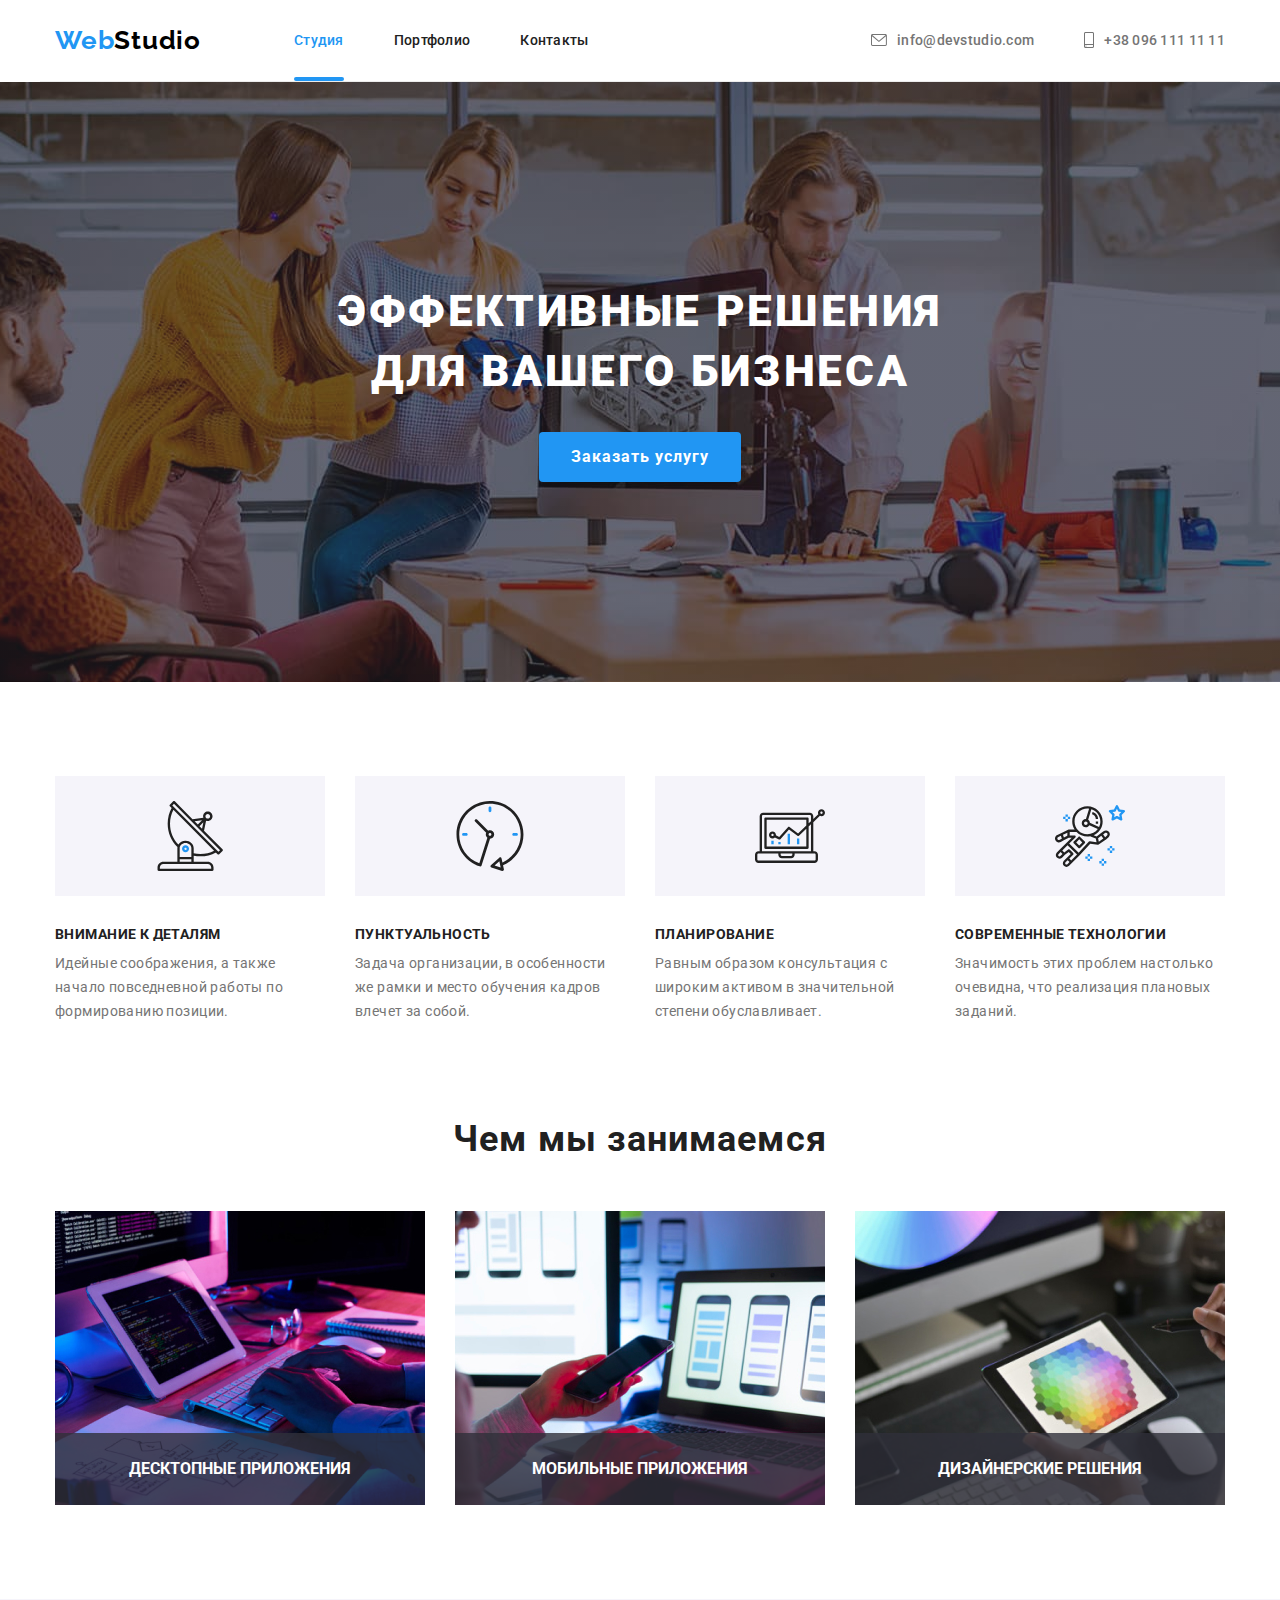
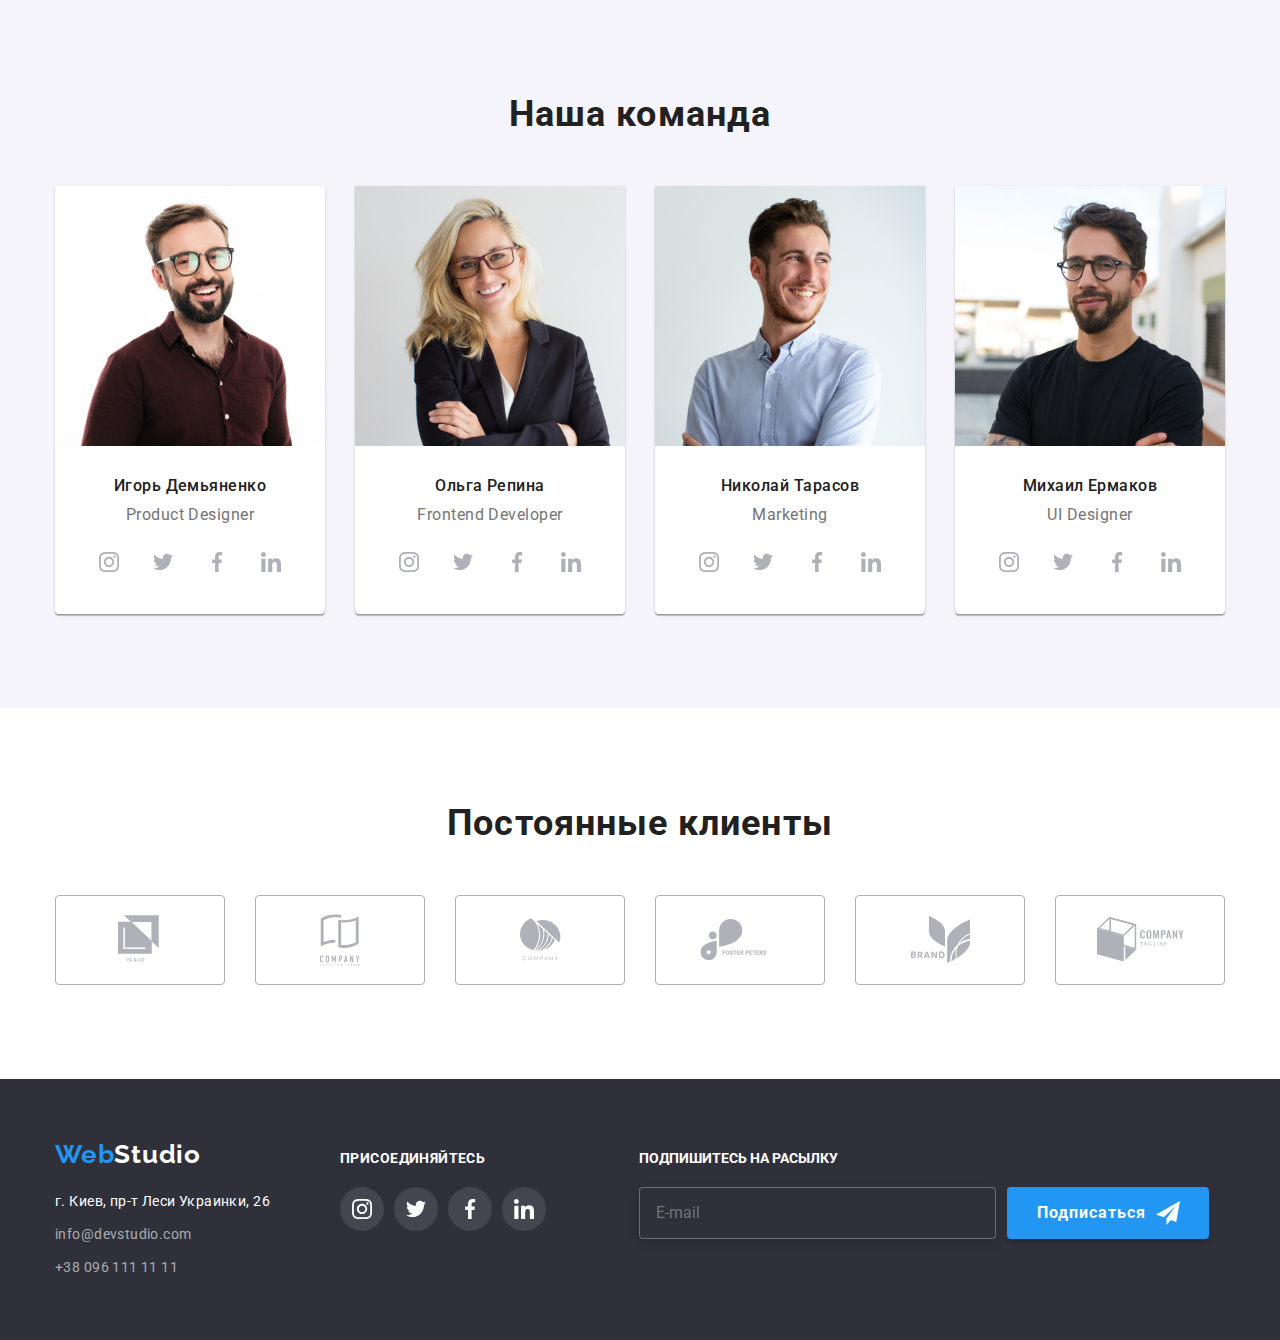
<file: index.html>
<!DOCTYPE html>
<html lang="ru">
  <head>
    <meta charset="UTF-8" />
    <meta name="viewport" content="width=device-width, initial-scale=1.0" />
    <title>WebStudio</title>
    <link rel="preconnect" href="https://fonts.gstatic.com" />
    <link
      href="https://fonts.googleapis.com/css2?family=Raleway:wght@700&family=Roboto:wght@400;500;700;900&display=swap"
      rel="stylesheet"
    />
    <link rel="stylesheet" href="./css/modern-normalize.css" />
    <link rel="stylesheet" href="./css/styles.css" />
  </head>
  <body>
    <!--header-container-->
    <header>
      <!--CONTAINER-->
      <div class="container header">
        <nav class="header-nav">
          <a href="./index.html" class="logo">
            Web<span class="logo-style">Studio</span>
          </a>

          <ul class="nav-list">
            <li class="nav-links">
              <a href="./index.html" class="nav-items current">Студия</a>
            </li>
            <li class="nav-links">
              <a href="./portfolio.html" class="nav-items">Портфолио</a>
            </li>
            <li class="nav-links">
              <a href="" class="nav-items">Контакты</a>
            </li>
          </ul>
        </nav>
        <div class="contacts-list-header">
          <ul class="contacts-list">
            <li>
              <a href="mailto:info@devstudio.com" class="nav-contacts">
                <svg class="contact-icon" width="16px" height="12px">
                  <use href="./images/sprite.svg#icon-envelope"></use>
                </svg>
                info@devstudio.com
              </a>
            </li>
            <li>
              <a href="tel:+380961111111" class="nav-contacts">
                <svg class="contact-icon" width="10px" height="16px">
                  <use href="./images/sprite.svg#icon-smartphone"></use>
                </svg>
                +38 096 111 11 11
              </a>
            </li>
          </ul>
        </div>
      </div>
    </header>
    <!--main-container-->
    <main>
      <!--hero-->
      <section class="hero">
        <!--CONTANER-->
        <div class="container-hero">
          <h1 class="hero-title">
            Эффективные решения <br />
            для вашего бизнеса
          </h1>
          <button class="hero-button" data-modal-open>Заказать услугу</button>
        </div>
      </section>
      <!--Приемущества-->
      <section class="features-section">
        <!--CONTAINER-->
        <div class="container">
          <h2 class="visually-hidden">Приемущества</h2>
          <ul class="features">
            <li class="features-item">
              <div class="features-image">
                <svg width="70px" height="70px">
                  <use href="./images/sprite.svg#icon-antena1"></use>
                </svg>
              </div>
              <h3 class="features-title">Внимание к деталям</h3>
              <p class="features-text">
                Идейные соображения, а также начало повседневной работы по
                формированию позиции.
              </p>
            </li>
            <li class="features-item">
              <div class="features-image">
                <svg width="70px" height="70px">
                  <use href="./images/sprite.svg#icon-clock1"></use>
                </svg>
              </div>
              <h3 class="features-title">Пунктуальность</h3>
              <p class="features-text">
                Задача организации, в особенности же рамки и место обучения
                кадров влечет за собой.
              </p>
            </li>
            <li class="features-item">
              <div class="features-image">
                <svg width="70px" height="70px">
                  <use href="./images/sprite.svg#icon-diagram1"></use>
                </svg>
              </div>
              <h3 class="features-title">Планирование</h3>
              <p class="features-text">
                Равным образом консультация с широким активом в значительной
                степени обуславливает.
              </p>
            </li>
            <li class="features-item">
              <div class="features-image">
                <svg width="70px" height="70px">
                  <use href="./images/sprite.svg#icon-astronaut1"></use>
                </svg>
              </div>
              <h3 class="features-title">Современные технологии</h3>
              <p class="features-text">
                Значимость этих проблем настолько очевидна, что реализация
                плановых заданий.
              </p>
            </li>
          </ul>
        </div>
      </section>
      <!--Чем мы занимаемся-->
      <section class="activity-section">
        <!--CONTAINER-->
        <div class="container">
          <h2 class="activity">Чем мы занимаемся</h2>
          <ul class="activity-images">
            <li class="activity-item">
              <img
                src="./images/box-1.jpg"
                alt="Мужчина набирает текст на компьютере"
                width="370"
              />
              <p class="activity-title">Десктопные приложения</p>
            </li>
            <li class="activity-item">
              <img
                src="./images/box-2.jpg"
                alt="Мобильный телефон в руках у девушки"
                width="370"
              />
              <p class="activity-title">Мобильные приложения</p>
            </li>
            <li class="activity-item">
              <img
                src="./images/box-3.jpg"
                alt="Планшет со стилусом в руках"
                width="370"
              />
              <p class="activity-title">Дизайнерские решения</p>
            </li>
          </ul>
        </div>
      </section>
      <!--Наша команда-->
      <section class="team-section">
        <!--CONTAINER-->
        <div class="container">
          <h2 class="team-header">Наша команда</h2>
          <ul class="team-list">
            <li class="team-item">
              <img
                src="./images/igor-demjanenko.jpg"
                alt="Игорь Демьяненко"
                width="270"
              />
              <h3 class="team-names">Игорь Демьяненко</h3>
              <p class="team-positions">Product Designer</p>
              <ul class="social-list">
                <li class="list-icons">
                  <a href="instagram" class="team-links">
                    <svg class="team-icon" width="20px" height="20px">
                      <use href="./images/sprite.svg#icon-instagram"></use>
                    </svg>
                  </a>
                </li>

                <li class="list-icons">
                  <a href="twitter" class="team-links">
                    <svg class="team-icon" width="20px" height="20px">
                      <use href="./images/sprite.svg#icon-twitter"></use>
                    </svg>
                  </a>
                </li>

                <li class="list-icons">
                  <a href="facebook" class="team-links">
                    <svg class="team-icon" width="20px" height="20px">
                      <use href="./images/sprite.svg#icon-facebook"></use>
                    </svg>
                  </a>
                </li>

                <li class="list-icons">
                  <a href="linkedin" class="team-links">
                    <svg class="team-icon" width="20px" height="20px">
                      <use href="./images/sprite.svg#icon-linkedin"></use>
                    </svg>
                  </a>
                </li>
              </ul>
            </li>
            <li class="team-item">
              <img
                src="./images/olga-repina.jpg"
                alt="Ольга Репина"
                width="270"
              />
              <h3 class="team-names">Ольга Репина</h3>
              <p class="team-positions">Frontend Developer</p>
              <ul class="social-list">
                <li class="list-icons">
                  <a href="instagram" class="team-links">
                    <svg class="team-icon" width="20px" height="20px">
                      <use href="./images/sprite.svg#icon-instagram"></use>
                    </svg>
                  </a>
                </li>

                <li class="list-icons">
                  <a href="twitter" class="team-links">
                    <svg class="team-icon" width="20px" height="20px">
                      <use href="./images/sprite.svg#icon-twitter"></use>
                    </svg>
                  </a>
                </li>

                <li class="list-icons">
                  <a href="facebook" class="team-links">
                    <svg class="team-icon" width="20px" height="20px">
                      <use href="./images/sprite.svg#icon-facebook"></use>
                    </svg>
                  </a>
                </li>

                <li class="list-icons">
                  <a href="linkedin" class="team-links">
                    <svg class="team-icon" width="20px" height="20px">
                      <use href="./images/sprite.svg#icon-linkedin"></use>
                    </svg>
                  </a>
                </li>
              </ul>
            </li>

            <li class="team-item">
              <img
                src="./images/nikolay-tarasov.jpg"
                alt="Николай Тарасов"
                width="270"
              />
              <h3 class="team-names">Николай Тарасов</h3>
              <p class="team-positions">Marketing</p>
              <ul class="social-list">
                <li class="list-icons">
                  <a href="instagram" class="team-links">
                    <svg class="team-icon" width="20px" height="20px">
                      <use href="./images/sprite.svg#icon-instagram"></use>
                    </svg>
                  </a>
                </li>

                <li class="list-icons">
                  <a href="twitter" class="team-links">
                    <svg class="team-icon" width="20px" height="20px">
                      <use href="./images/sprite.svg#icon-twitter"></use>
                    </svg>
                  </a>
                </li>

                <li class="list-icons">
                  <a href="facebook" class="team-links">
                    <svg class="team-icon" width="20px" height="20px">
                      <use href="./images/sprite.svg#icon-facebook"></use>
                    </svg>
                  </a>
                </li>

                <li class="list-icons">
                  <a href="linkedin" class="team-links">
                    <svg class="team-icon" width="20px" height="20px">
                      <use href="./images/sprite.svg#icon-linkedin"></use>
                    </svg>
                  </a>
                </li>
              </ul>
            </li>
            <li class="team-item">
              <img
                src="./images/mikhail-ermakov.jpg"
                alt="Михаил Ермаков"
                width="270"
              />
              <h3 class="team-names">Михаил Ермаков</h3>
              <p class="team-positions">UI Designer</p>
              <ul class="social-list">
                <li class="list-icons">
                  <a href="instagram" class="team-links">
                    <svg class="team-icon" width="20px" height="20px">
                      <use href="./images/sprite.svg#icon-instagram"></use>
                    </svg>
                  </a>
                </li>

                <li class="list-icons">
                  <a href="twitter" class="team-links">
                    <svg class="team-icon" width="20px" height="20px">
                      <use href="./images/sprite.svg#icon-twitter"></use>
                    </svg>
                  </a>
                </li>

                <li class="list-icons">
                  <a href="facebook" class="team-links">
                    <svg class="team-icon" width="20px" height="20px">
                      <use href="./images/sprite.svg#icon-facebook"></use>
                    </svg>
                  </a>
                </li>

                <li class="list-icons">
                  <a href="linkedin" class="team-links">
                    <svg class="team-icon" width="20px" height="20px">
                      <use href="./images/sprite.svg#icon-linkedin"></use>
                    </svg>
                  </a>
                </li>
              </ul>
            </li>
          </ul>
        </div>
      </section>
      <!--Постоянные клиенты-->
      <section class="clients">
        <div class="container">
          <h2 class="clients-title">Постоянные клиенты</h2>
          <ul class="clients-list">
            <li>
              <a href="client1" class="client-item">
                <svg class="client-icon" width="45px" height="50px">
                  <use href="./images/sprite.svg#icon-company1"></use>
                </svg>
              </a>
            </li>
            <li>
              <a href="client2" class="client-item">
                <svg class="client-icon" width="40px" height="52px">
                  <use href="./images/sprite.svg#icon-company2"></use>
                </svg>
              </a>
            </li>
            <li>
              <a href="client3" class="client-item">
                <svg class="client-icon" width="41px" height="43px">
                  <use href="./images/sprite.svg#icon-company3"></use>
                </svg>
              </a>
            </li>
            <li>
              <a href="client4" class="client-item">
                <svg class="client-icon" width="80px" height="42px">
                  <use href="./images/sprite.svg#icon-company4"></use>
                </svg>
              </a>
            </li>
            <li>
              <a href="client5" class="client-item">
                <svg class="client-icon" width="59px" height="47px">
                  <use href="./images/sprite.svg#icon-company5"></use>
                </svg>
              </a>
            </li>
            <li>
              <a href="client6" class="client-item">
                <svg class="client-icon" width="89px" height="45px">
                  <use href="./images/sprite.svg#icon-company6"></use>
                </svg>
              </a>
            </li>
          </ul>
        </div>
      </section>
    </main>
    <!--footer-container-->
    <footer class="footer">
      <!--CONTAINER-->
      <div class="container footer-content">
        <!--Adress-->
        <div>
          <a href="./index.html" class="footer-logo">
            Web<span class="footer-logo-style">Studio</span>
          </a>
          <ul class="footer-list">
            <li class="footer-items">
              <address class="footer-adress">
                г. Киев, пр-т Леси Украинки, 26
              </address>
            </li>
            <li class="footer-items">
              <a href="mailto:info@devstudio.com" class="footer-contacts"
                >info@devstudio.com</a
              >
            </li>
            <li class="footer-items">
              <a href="tel:+380961111111" class="footer-contacts"
                >+38 096 111 11 11
              </a>
            </li>
          </ul>
        </div>
        <!--Social-->
        <div class="subscribe">
          <p class="subscribe-title">Присоединяйтесь</p>
          <ul class="subscribe-list">
            <li class="subscribe-items">
              <a href="" class="subscribe-links">
                <svg class="footer-icon" width="20px" height="20px">
                  <use href="./images/sprite.svg#icon-instagram"></use>
                </svg>
              </a>
            </li>
            <li class="subscribe-items">
              <a href="" class="subscribe-links">
                <svg class="footer-icon" width="20px" height="20px">
                  <use href="./images/sprite.svg#icon-twitter"></use>
                </svg>
              </a>
            </li>
            <li class="subscribe-items">
              <a href="" class="subscribe-links">
                <svg class="footer-icon" width="20px" height="20px">
                  <use href="./images/sprite.svg#icon-facebook"></use>
                </svg>
              </a>
            </li>
            <li class="subscribe-items">
              <a href="" class="subscribe-links">
                <svg class="footer-icon" width="20px" height="20px">
                  <use href="./images/sprite.svg#icon-linkedin"></use>
                </svg>
              </a>
            </li>
          </ul>
        </div>

        <form class="footer-mailing">
          <p class="mailing-title">Подпишитесь на расылку</p>
          <div class="mailing-form">
            <input type="email" name="mail" placeholder="E-mail" />
            <button type="submit" class="mailing-button">
              Подписаться<svg class="mailing-icon" width="24px" height="24px">
                <use href="./images/sprite.svg#icon-send"></use>
              </svg>
            </button>
          </div>
        </form>
      </div>
    </footer>

    <div class="backdrop is-hidden" data-modal>
      <div class="modal">
        <button class="button-close" data-modal-close>
          <svg width="18px" height="18px" class="close-icon">
            <use href="./images/sprite.svg#icon-close-black"></use>
          </svg>
        </button>
        <form name="modal-form" class="modal-form">
          <p class="form-title">Оставьте свои данные, мы вам перезвоним</p>
          <div class="form-field">
            <label for="name">Имя</label>
            <div class="modal-input">
              <input
                type="text"
                name="user-name"
                id="name"
                class="form-input"
              />
              <svg width="18px" height="18px" class="label-icon">
                <use href="./images/sprite.svg#icon-person-black-18dp"></use>
              </svg>
            </div>
          </div>

          <div class="form-field">
            <label for="tel">Телефон</label>
            <div class="modal-input">
              <input
                type="tel"
                name="phone-number"
                id="tel"
                class="form-input"
              />
              <svg width="18px" height="18px" class="label-icon">
                <use href="./images/sprite.svg#icon-phone-black-18dp"></use>
              </svg>
            </div>
          </div>

          <div class="form-field">
            <label for="mail">Почта</label>
            <div class="modal-input">
              <input type="email" name="email" id="mail" class="form-input" />
              <svg width="18px" height="18px" class="label-icon">
                <use href="./images/sprite.svg#icon-email-black-18dp"></use>
              </svg>
            </div>
          </div>

          <div class="form-field">
            <label for="comment">Комментарий</label>
            <textarea
              class="comment-area"
              name="comment"
              rows="6"
              id="comment"
              placeholder="Введите текст"
            ></textarea>
          </div>

          <div class="checkbox-area">
            <label class="checkbox-item">
              <input class="checkbox" type="checkbox" name="policy" />
              <span class="checkbox-icon"></span>Соглашаюсь с рассылкой и
              принимаю
              <a href="" class="checkbox-link">Условия договора</a>
            </label>
          </div>
          <button class="modal-button">Отправить</button>
        </form>
      </div>
    </div>

    <script src="./js/modal.js"></script>
  </body>
</html>
</file>
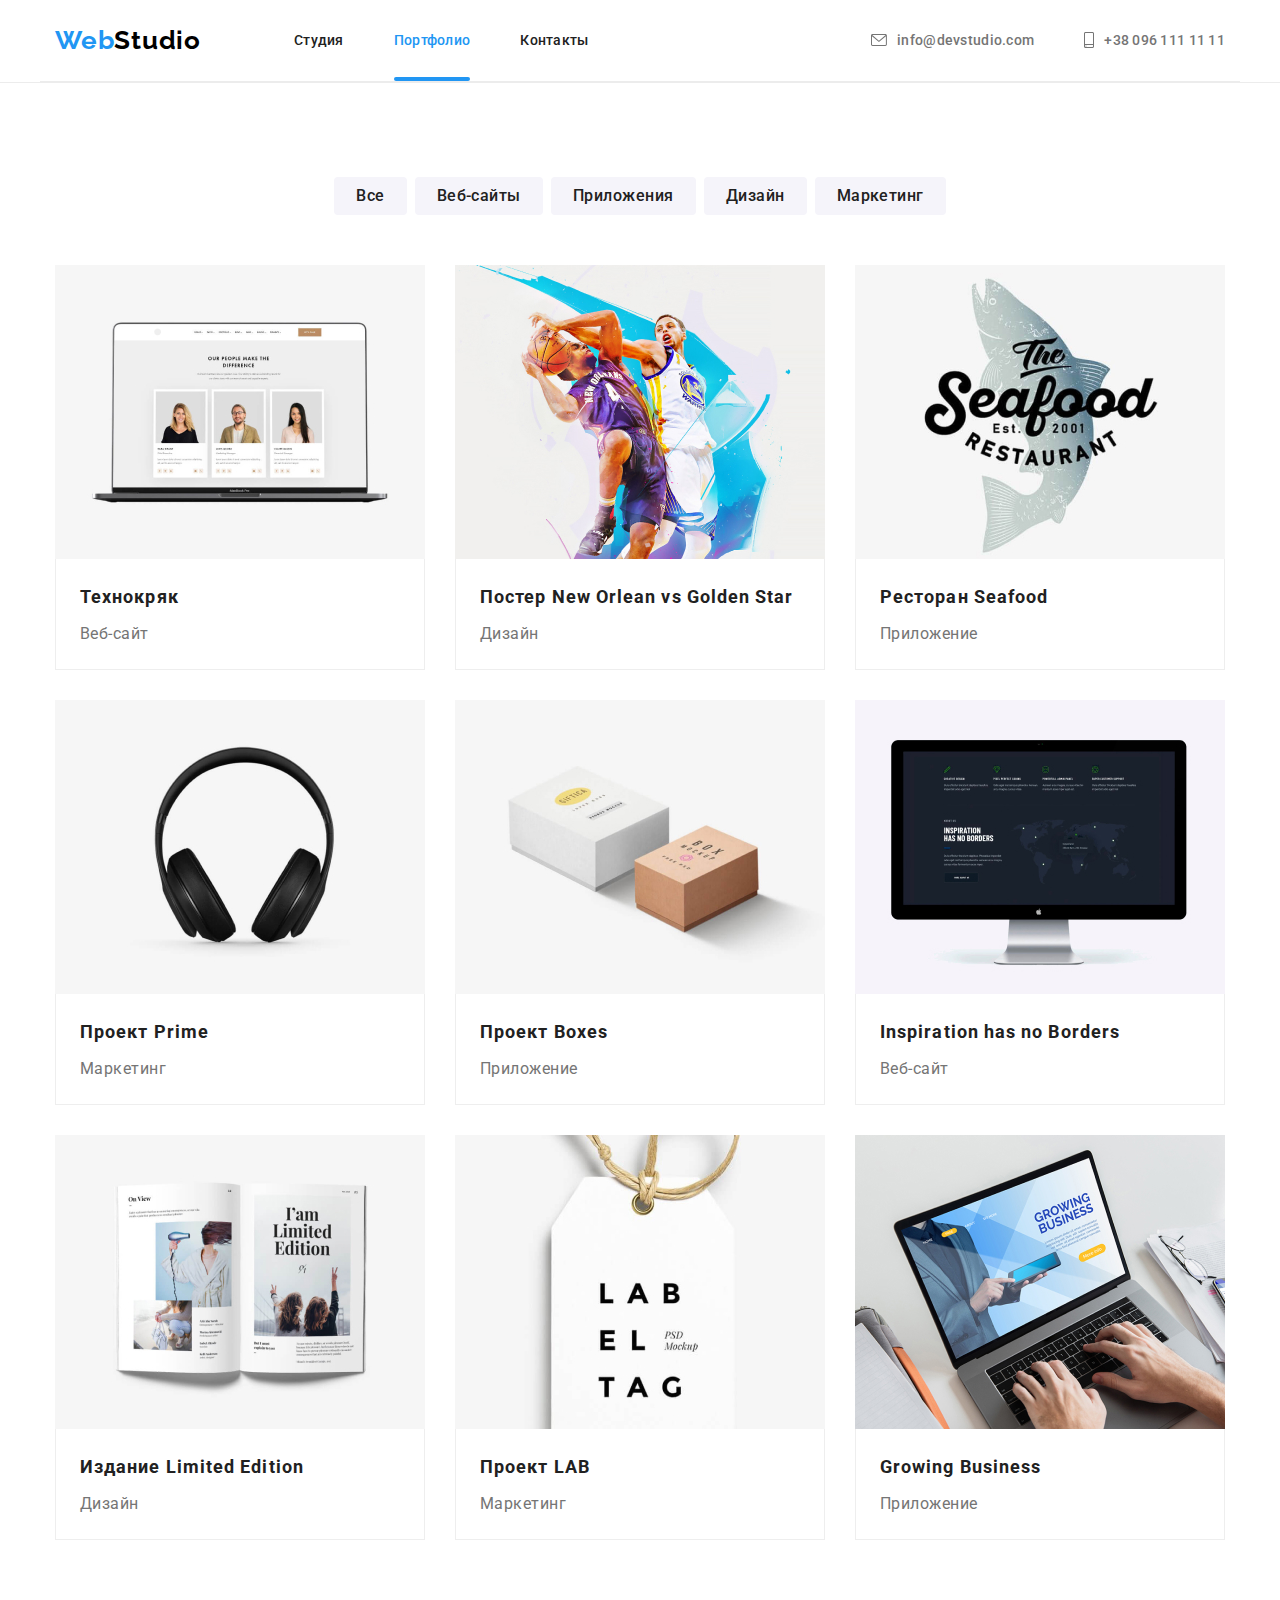
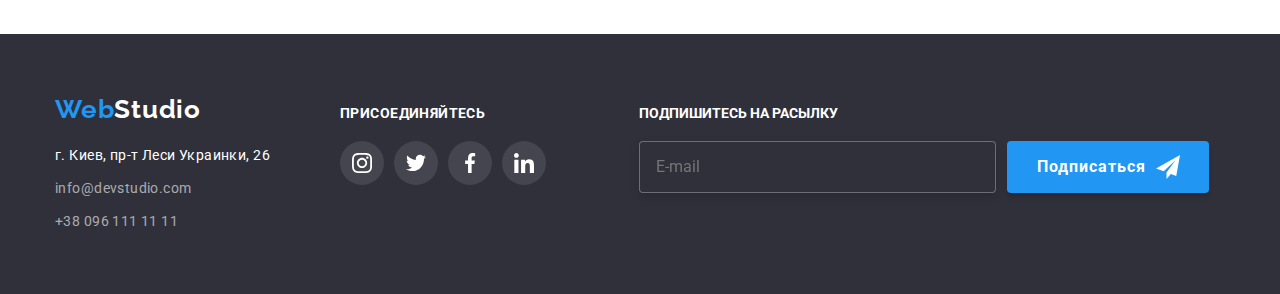
<file: portfolio.html>
<!DOCTYPE html>
<html lang="ru">
  <head>
    <meta charset="UTF-8" />
    <meta http-equiv="X-UA-Compatible" content="IE=edge" />
    <meta name="viewport" content="width=device-width, initial-scale=1.0" />
    <title>Портфолио</title>
    <link
      href="https://fonts.googleapis.com/css2?family=Raleway:wght@700&family=Roboto:wght@400;500;700;900&display=swap"
      rel="stylesheet"
    />
    <link rel="stylesheet" href="./css/modern-normalize.css" />
    <link rel="stylesheet" href="./css/styles.css" />
  </head>
  <body>
    <!--header container-->
    <header class="header">
      <!--CONTAINER-->
      <div class="container header">
        <nav class="header-nav">
          <a href="./index.html" class="logo">
            Web<span class="logo-style">Studio</span>
          </a>

          <ul class="nav-list">
            <li class="nav-links">
              <a href="./index.html" class="nav-items">Студия</a>
            </li>
            <li class="nav-links">
              <a href="./portfolio.html" class="nav-items current">Портфолио</a>
            </li>
            <li class="nav-links">
              <a href="" class="nav-items">Контакты</a>
            </li>
          </ul>
        </nav>
        <div class="contacts-list-header">
          <ul class="contacts-list">
            <li>
              <a href="mailto:info@devstudio.com" class="nav-contacts">
                <svg class="contact-icon" width="16px" height="12px">
                  <use href="./images/sprite.svg#icon-envelope"></use>
                </svg>
                info@devstudio.com
              </a>
            </li>
            <li>
              <a href="tel:+380961111111" class="nav-contacts">
                <svg class="contact-icon" width="10px" height="16px">
                  <use href="./images/sprite.svg#icon-smartphone"></use>
                </svg>
                +38 096 111 11 11
              </a>
            </li>
          </ul>
        </div>
      </div>
    </header>
    <!--main container-->
    <main>
      <section class="section">
        <!--Portfilio-->
        <!--CONTAINER-->
        <div class="container">
          <h1 class="visually-hidden">Наши работы</h1>
          <!--Buttons-->
          <ul class="buttons">
            <li class="buttons-items">
              <button class="filter-buttons">Все</button>
            </li>
            <li class="buttons-items">
              <button class="filter-buttons">Веб-сайты</button>
            </li>
            <li class="buttons-items">
              <button class="filter-buttons">Приложения</button>
            </li>
            <li class="buttons-items">
              <button class="filter-buttons">Дизайн</button>
            </li>
            <li class="buttons-items">
              <button class="filter-buttons">Маркетинг</button>
            </li>
          </ul>
          <!--Galery-->
          <ul class="card-set">
            <li class="card-item">
              <a href="" class="portfolio-link">
                <div class="portfolio-wiew">
                  <img
                    src="./images/technokrjak.jpg"
                    alt="Ноутбук с открытим сайтом Технокряк"
                    width="370"
                  />
                  <p class="overlay-text">
                    Технокряк это современная площадка распространения
                    коронавируса. Компании используют эту платформу для
                    цифрового шпионажа и атак на защищённые сервера конкурентов.
                  </p>
                </div>
                <div class="tumb-text">
                  <h2 class="card-title">Технокряк</h2>
                  <p class="card-text">Веб-сайт</p>
                </div>
              </a>
            </li>

            <li class="card-item">
              <a href="" class="portfolio-link">
                <div class="portfolio-wiew">
                  <img
                    src="./images/poster-new-orlean.jpg"
                    alt="Два баскетболиста борятся за мяч"
                    width="370"
                  />
                  <p class="overlay-text">
                    Технокряк это современная площадка распространения
                    коронавируса. Компании используют эту платформу для
                    цифрового шпионажа и атак на защищённые сервера конкурентов.
                  </p>
                </div>
                <div class="tumb-text">
                  <h2 class="card-title">Постер New Orlean vs Golden Star</h2>
                  <p class="card-text">Дизайн</p>
                </div>
              </a>
            </li>

            <li class="card-item">
              <a href="" class="portfolio-link">
                <div class="portfolio-wiew">
                  <img
                    src="./images/seafood-restaurant.jpg"
                    alt="Логотип ресторана Seafood"
                    width="370"
                  />
                  <p class="overlay-text">
                    Технокряк это современная площадка распространения
                    коронавируса. Компании используют эту платформу для
                    цифрового шпионажа и атак на защищённые сервера конкурентов.
                  </p>
                </div>
                <div class="tumb-text">
                  <h2 class="card-title">Ресторан Seafood</h2>
                  <p class="card-text">Приложение</p>
                </div>
              </a>
            </li>

            <li class="card-item">
              <a href="" class="portfolio-link">
                <div class="portfolio-wiew">
                  <img
                    src="./images/project-prime.jpg"
                    alt="Наушники"
                    width="370"
                  />
                  <p class="overlay-text">
                    Технокряк это современная площадка распространения
                    коронавируса. Компании используют эту платформу для
                    цифрового шпионажа и атак на защищённые сервера конкурентов.
                  </p>
                </div>
                <div class="tumb-text">
                  <h2 class="card-title">Проект Prime</h2>
                  <p class="card-text">Маркетинг</p>
                </div>
              </a>
            </li>

            <li class="card-item">
              <a href="" class="portfolio-link">
                <div class="portfolio-wiew">
                  <img
                    src="./images/project-boxes.jpg"
                    alt="Две коробки на белом фоне"
                    width="370"
                  />
                  <p class="overlay-text">
                    Технокряк это современная площадка распространения
                    коронавируса. Компании используют эту платформу для
                    цифрового шпионажа и атак на защищённые сервера конкурентов.
                  </p>
                </div>
                <div class="tumb-text">
                  <h2 class="card-title">Проект Boxes</h2>
                  <p class="card-text">Приложение</p>
                </div>
              </a>
            </li>

            <li class="card-item">
              <a href="" class="portfolio-link">
                <div class="portfolio-wiew">
                  <img
                    src="./images/inspirations-no-borders.jpg"
                    alt="Монитор с открытым сайтом Inspiration has no Borders"
                    width="370"
                  />
                  <p class="overlay-text">
                    Технокряк это современная площадка распространения
                    коронавируса. Компании используют эту платформу для
                    цифрового шпионажа и атак на защищённые сервера конкурентов.
                  </p>
                </div>
                <div class="tumb-text">
                  <h2 class="card-title">Inspiration has no Borders</h2>
                  <p class="card-text">Веб-сайт</p>
                </div>
              </a>
            </li>

            <li class="card-item">
              <a href="" class="portfolio-link">
                <div class="portfolio-wiew">
                  <img
                    src="./images/limited-editions.jpg"
                    alt="Открытый журнал"
                    width="370"
                  />
                  <p class="overlay-text">
                    Технокряк это современная площадка распространения
                    коронавируса. Компании используют эту платформу для
                    цифрового шпионажа и атак на защищённые сервера конкурентов.
                  </p>
                </div>
                <div class="tumb-text">
                  <h2 class="card-title">Издание Limited Edition</h2>
                  <p class="card-text">Дизайн</p>
                </div>
              </a>
            </li>

            <li class="card-item">
              <a href="" class="portfolio-link">
                <div class="portfolio-wiew">
                  <img
                    src="./images/project-lab.jpg"
                    alt="Этикетка с логотипом LAB"
                    width="370"
                  />
                  <p class="overlay-text">
                    Технокряк это современная площадка распространения
                    коронавируса. Компании используют эту платформу для
                    цифрового шпионажа и атак на защищённые сервера конкурентов.
                  </p>
                </div>
                <div class="tumb-text">
                  <h2 class="card-title">Проект LAB</h2>
                  <p class="card-text">Маркетинг</p>
                </div>
              </a>
            </li>

            <li>
              <a href="" class="portfolio-link">
                <div class="portfolio-wiew">
                  <img
                    src="./images/grouning-business.jpg"
                    alt="Ноутбук с открытым сайтом компании Growing Business"
                    width="370"
                  />
                  <p class="overlay-text">
                    Технокряк это современная площадка распространения
                    коронавируса. Компании используют эту платформу для
                    цифрового шпионажа и атак на защищённые сервера конкурентов.
                  </p>
                </div>
                <div class="tumb-text">
                  <h2 class="card-title">Growing Business</h2>
                  <p class="card-text">Приложение</p>
                </div>
              </a>
            </li>
          </ul>
        </div>
      </section>
    </main>
    <!--footer-container-->
    <footer class="footer">
      <!--CONTAINER-->
      <div class="container footer-content">
        <!--Adress-->
        <div>
          <a href="./index.html" class="footer-logo">
            Web<span class="footer-logo-style">Studio</span>
          </a>
          <ul class="footer-list">
            <li class="footer-items">
              <address class="footer-adress">
                г. Киев, пр-т Леси Украинки, 26
              </address>
            </li>
            <li class="footer-items">
              <a href="mailto:info@devstudio.com" class="footer-contacts"
                >info@devstudio.com</a
              >
            </li>
            <li class="footer-items">
              <a href="tel:+380961111111" class="footer-contacts"
                >+38 096 111 11 11
              </a>
            </li>
          </ul>
        </div>
        <!--Social-->
        <div class="subscribe">
          <p class="subscribe-title">Присоединяйтесь</p>
          <ul class="subscribe-list">
            <li class="subscribe-items">
              <a href="" class="subscribe-links">
                <svg class="footer-icon" width="20px" height="20px">
                  <use href="./images/sprite.svg#icon-instagram"></use>
                </svg>
              </a>
            </li>
            <li class="subscribe-items">
              <a href="" class="subscribe-links">
                <svg class="footer-icon" width="20px" height="20px">
                  <use href="./images/sprite.svg#icon-twitter"></use>
                </svg>
              </a>
            </li>
            <li class="subscribe-items">
              <a href="" class="subscribe-links">
                <svg class="footer-icon" width="20px" height="20px">
                  <use href="./images/sprite.svg#icon-facebook"></use>
                </svg>
              </a>
            </li>
            <li class="subscribe-items">
              <a href="" class="subscribe-links">
                <svg class="footer-icon" width="20px" height="20px">
                  <use href="./images/sprite.svg#icon-linkedin"></use>
                </svg>
              </a>
            </li>
          </ul>
        </div>

        <form class="footer-mailing">
          <p class="mailing-title">Подпишитесь на расылку</p>
          <div class="mailing-form">
            <input type="email" name="mail" placeholder="E-mail" />
            <button type="submit" class="mailing-button">
              Подписаться<svg class="mailing-icon" width="24px" height="24px">
                <use href="./images/sprite.svg#icon-send"></use>
              </svg>
            </button>
          </div>
        </form>
      </div>
    </footer>
  </body>
</html>
</file>
<file: css/styles.css>
:root {
  --active-elements: rgba(33, 150, 243, 1);

  --title-text: rgba(33, 33, 33, 1);

  --description-text: rgba(117, 117, 117, 1);

  --hero-title: rgba(255, 255, 255, 1);

  --footer-contacts-op60: rgba(255, 255, 255, 0.6);

  --background-header: rgba(255, 255, 255, 1);

  --background-hero: rgba(47, 48, 58, 1);

  --backgound-team: rgba(245, 244, 250, 1);
  --icons-color: rgba(175, 177, 184, 1);
}

body {
  font-family: 'Roboto', sans-serif;
}

header {
  background-color: var(--background-header);
}

footer {
  background-color: var(--background-hero);
}

ul {
  list-style-type: none;
}

img {
  display: block;
  max-width: 100%;
  height: auto;
}

h1,
h2,
h3,
h4,
h5,
h6,
p {
  margin-top: 0px;
  margin-bottom: 0px;
}

body.modal-open {
  overflow: hidden;
}

.visually-hidden {
  position: absolute;
  clip: rect(0 0 0 0);
  width: 1px;
  height: 1px;
  margin: -1px;
}

/* Логотип */
.logo {
  font-family: 'Raleway', sans-serif;
  text-decoration: none;
  color: #2196f3;
  font-weight: 700;
  font-size: 26px;
  line-height: 1.19;
  letter-spacing: 0.03em;
}

.logo-style {
  color: #000000;
}

/* Навигация */
.header-nav,
.nav-list,
.contacts-list {
  display: flex;
}

.header {
  display: flex;
  justify-content: space-between;
  border-bottom: 1px solid #ececec;
}

.header-nav {
  justify-content: space-between;
  align-items: center;
}

.nav-items:hover,
.nav-items:focus {
  color: var(--active-elements);
}

.nav-contacts:hover,
.nav-contacts:focus {
  color: var(--active-elements);
}

.nav-list {
  margin-left: 93px;
  margin-top: 0px;
  margin-bottom: 0px;
  padding: 0px;
}

.nav-list .nav-links:not(:last-child) {
  margin-right: 50px;
}

.nav-items {
  position: relative;
  display: block;
  padding-top: 32px;
  padding-bottom: 32px;
  text-decoration: none;
  color: var(--title-text);
  font-weight: 500;
  font-size: 14px;
  line-height: 1.21;
  letter-spacing: 0.02em;
  transition: color 250ms cubic-bezier(0.4, 0, 0.2, 1);
}

.nav-items.current {
  color: var(--active-elements);
}

.current:after {
  position: absolute;
  content: '';
  left: 0;
  bottom: 0;
  width: 100%;
  height: 4px;
  border-radius: 2px;
  background-color: var(--active-elements);
}

.contacts-list li:not(:last-child) {
  margin-right: 50px;
}

.contacts-list {
  margin: 0px;
  padding: 0px;
}

.contacts-list-header {
  display: flex;
  align-items: center;
  margin-left: auto;
}

.nav-contacts {
  text-decoration: none;
  color: var(--description-text);
  font-weight: 500;
  font-size: 14px;
  line-height: 1.21;
  letter-spacing: 0.02em;
  padding-top: 32px;
  padding-bottom: 32px;
  display: flex;
  align-items: center;
  transition: color 250ms cubic-bezier(0.4, 0, 0.2, 1);
}

.contact-icon {
  margin-right: 10px;
  fill: currentColor;
}

.contact-icon:hover,
.contact-icon:focus {
  fill: var(--active-elements);
}

.container {
  width: 1200px;
  padding: 0px 15px;
  margin: 0 auto;
}

/* Герой */
.hero {
  background-color: var(--background-hero);
  text-align: center;
  padding-top: 200px;
  padding-bottom: 200px;
  background-image: linear-gradient(
      to right,
      rgba(47, 48, 58, 0.4),
      rgba(47, 48, 58, 0.4)
    ),
    url(../images/hero.jpg);
  background-repeat: no-repeat;
  background-size: cover;
  background-position: center;
}

.container-hero {
  max-width: 1600px;
  max-height: 600px;
  margin: 0 auto;
}

.hero-title {
  color: var(--hero-title);
  font-weight: 900;
  font-size: 44px;
  line-height: 1.36;
  text-align: center;
  text-transform: uppercase;
  letter-spacing: 0.06em;
  margin-bottom: 30px;
}

.hero-button {
  color: var(--hero-title);
  background-color: var(--active-elements);
  cursor: pointer;
  font-weight: 700;
  font-size: 16px;
  line-height: 1.87;
  letter-spacing: 0.06em;
  padding: 10px 32px;
  box-shadow: 0px 4px 4px rgba(0, 0, 0, 0.15);
  border: 1px transparent;
  border-radius: 4px;
}

/* Приемущества */
.features-section {
  padding-top: 94px;
  padding-bottom: 94px;
}

.features {
  display: flex;
  margin: 0px;
  padding: 0px;
  justify-content: space-between;
}

.features-item {
  flex-basis: calc(100% / 4 - 30px);
  margin-right: 30px;
}

.features-item:last-child {
  margin-right: 0px;
}

.features-image {
  display: flex;
  background-color: var(--backgound-team);
  width: 270px;
  height: 120px;
  align-items: center;
  justify-content: center;
  margin-bottom: 30px;
}

.features-title {
  color: var(--title-text);
  font-weight: 700;
  font-size: 14px;
  font-style: normal;
  line-height: 1.21;
  letter-spacing: 0.03em;
  text-transform: uppercase;
  margin-bottom: 10px;
}

.features-text {
  color: var(--description-text);
  font-weight: 400;
  font-size: 14px;
  line-height: 1.71;
  letter-spacing: 0.03em;
}

/* Чем мы занимаемся */
.activity-section {
  padding-bottom: 94px;
}

.activity-images {
  display: flex;
  margin: 0px;
  padding: 0px;
}

.activity-item:not(:last-child) {
  width: 370px;
  margin-right: 30px;
}

.activity-item {
  position: relative;
}

.activity-title {
  font-weight: 700;
  line-height: 1.14;
  text-align: center;
  text-transform: uppercase;
  position: absolute;
  bottom: 0;
  left: 50%;
  transform: translate(-50%, 0);
  width: 100%;
  padding-top: 27px;
  padding-bottom: 27px;
  color: var(--hero-title);
  background: rgba(47, 48, 58, 0.8);
}

.activity {
  color: var(--title-text);
  font-weight: 700;
  font-size: 36px;
  line-height: 1.19;
  letter-spacing: 0.03em;
  text-align: center;
  padding-bottom: 50px;
}

/* Наша команда */
.team-section {
  background-color: var(--backgound-team);
  padding-top: 94px;
  padding-bottom: 94px;
}

.team-list {
  display: flex;
  margin: 0px;
  padding: 0px;
  justify-content: space-between;
}

.team-item {
  flex-basis: calc(100% / 4 - 30px);
}

.team-item {
  background-color: #ffffff;
  width: 270px;

  text-align: center;
  box-shadow: 0px 1px 3px rgba(0, 0, 0, 0.12), 0px 1px 1px rgba(0, 0, 0, 0.14),
    0px 2px 1px rgba(0, 0, 0, 0.2);
  border-radius: 0px 0px 4px 4px;
}

.team-header {
  color: var(--title-text);
  font-weight: 700;
  font-size: 36px;
  line-height: 1.19;
  letter-spacing: 0.03em;
  text-align: center;
  padding-bottom: 50px;
}

.team-names {
  color: var(--title-text);
  font-weight: 500;
  font-size: 16px;
  line-height: 1.19;
  letter-spacing: 0.03em;
  padding-top: 30px;
  padding-bottom: 10px;
}

.team-positions {
  color: var(--description-text);
  font-size: 16px;
  line-height: 1.19;
  letter-spacing: 0.03em;
  padding-bottom: 16px;
}

.social-list {
  display: flex;
  margin-right: 32px;
  margin-bottom: 30px;
  margin-left: 32px;
  padding: 0px;
}

.team-icon {
  fill: var(--icons-color);
}

.list-icons:not(:last-child) {
  margin-right: 10px;
}

.team-links {
  display: flex;
  align-items: center;
  justify-content: center;
  width: 44px;
  height: 44px;
  border-radius: 50%;
  transition: background-color 250ms cubic-bezier(0.4, 0, 0.2, 1);
}

.team-links:hover .team-icon,
.team-links:focus .team-icon {
  fill: var(--hero-title);
}

.team-links:hover,
.team-links:focus {
  background-color: var(--active-elements);
}

/*Постоянные клиенты*/
.clients {
  padding-top: 94px;
  padding-bottom: 94px;
}

.clients-title {
  color: var(--title-text);
  font-weight: 700;
  font-size: 36px;
  line-height: 1.19;
  letter-spacing: 0.03em;
  text-align: center;
  margin-bottom: 50px;
}

.clients-list {
  display: flex;
  justify-content: space-between;
  padding: 0px;
  margin: 0px;
}

.clients-list:not(:last-child) {
  margin-right: 30px;
}

.client-item {
  display: flex;
  align-items: center;
  justify-content: center;
  width: 170px;
  height: 90px;
  border: 1px solid var(--icons-color);
  border-radius: 4px;
  transition: border-color 250ms cubic-bezier(0.4, 0, 0.2, 1);
}

.client-item:hover,
.client-item:focus {
  border-color: var(--active-elements);
}

.client-icon {
  fill: var(--icons-color);
  transition: fill 250ms cubic-bezier(0.4, 0, 0.2, 1);
}

.client-item:focus .client-icon,
.client-item:hover .client-icon {
  fill: var(--active-elements);
}

/* Подвал */
.footer-logo {
  display: block;
  font-family: 'Raleway', sans-serif;
  text-decoration: none;
  color: #2196f3;
  font-weight: 700;
  font-size: 26px;
  line-height: 1.19;
  letter-spacing: 0.03em;
  padding-bottom: 20px;
}

.footer-logo-style {
  color: #fff;
}

.footer-adress {
  font-style: normal;
  color: var(--hero-title);
  text-decoration: none;
  font-weight: 400;
  font-size: 14px;
  line-height: 1.71;
  letter-spacing: 0.03em;
}

.footer-contacts {
  color: var(--footer-contacts-op60);
  text-decoration: none;
  font-style: normal;
  font-weight: 400;
  font-size: 14px;
  line-height: 1.71;
  letter-spacing: 0.03em;
}

.footer {
  padding-top: 60px;
  padding-bottom: 60px;
}

.footer-list {
  display: block;
  margin: 0px;
  padding-left: 0px;
}

.footer-items:not(:last-child) {
  padding-bottom: 9px;
  margin-bottom: 0px;
}

/*Присоединяйтесь*/
.footer-content {
  display: flex;
  align-items: baseline;
}

.subscribe {
  display: block;
  margin-left: 70px;
  margin-right: 93px;
}

.subscribe-list {
  display: flex;
  margin: 0px;
  padding: 0px;
}

.subscribe-items:not(:last-child) {
  margin-right: 10px;
}

.subscribe-title {
  color: var(--hero-title);
  font-weight: 700;
  font-size: 14px;
  line-height: 1.14;
  letter-spacing: 0.03em;
  text-transform: uppercase;
  margin-bottom: 20px;
}

.footer-icon {
  fill: var(--hero-title);
}

.subscribe-links {
  display: flex;
  width: 44px;
  height: 44px;
  border-radius: 50%;
  padding: 12px;
  background: rgba(255, 255, 255, 0.1);
  transition: background-color 250ms cubic-bezier(0.4, 0, 0.2, 1);
}

.subscribe-links:hover,
.subscribe-links:focus {
  background: var(--active-elements);
}

/*Рассылка*/
.footer-mailing {
  display: flex;
  flex-direction: column;
  width: 570px;
  height: 86px;
}

.mailing-title {
  font-weight: 700;
  font-size: 14px;
  line-height: 1.14;
  text-transform: uppercase;
  margin-bottom: 20px;
  color: var(--hero-title);
}

.mailing-form {
  display: flex;
}

.mailing-form input {
  display: inline-block;
  width: 100%;
  padding-top: 15px;
  padding-bottom: 15px;
  padding-left: 16px;
  margin-right: 11px;
  color: #ffffff;
  background: #2f303a;
  border: 1px solid rgba(255, 255, 255, 0.3);
  box-sizing: border-box;
  filter: drop-shadow(0px 4px 4px rgba(0, 0, 0, 0.15));
  border-radius: 4px;
}

.mailing-button {
  background-color: var(--active-elements);
  color: var(--hero-title);
  font-weight: 700;
  font-size: 16px;
  line-height: 1.87;
  letter-spacing: 0.06em;
  text-decoration: none;
  display: inline-flex;
  justify-content: center;
  align-items: center;
  text-align: center;
  border-radius: 4px;
  margin: 0;
  padding-top: 10px;
  padding-right: 28px;
  padding-bottom: 10px;
  padding-left: 29px;
  cursor: pointer;
  border: 1px solid transparent;
  box-shadow: 0px 4px 4px rgb(0 0 0 / 15%);
}

.mailing-icon {
  width: 24px;
  height: 24px;
  margin-left: 10px;
  fill: var(--hero-title);
}

/* Портфолио */
.section {
  padding-bottom: 94px;
}

.filter-buttons {
  display: block;
  font-family: 'Roboto', sans-serif;
  background-color: #f5f4fa;
  color: #212121;
  font-weight: 500;
  font-size: 16px;
  line-height: 1.62;
  letter-spacing: 0.03em;
  border-radius: 4px;
  border: none;
  padding: 6px 22px;

  transition: color 250ms cubic-bezier(0.4, 0, 0.2, 1),
    background-color 250ms cubic-bezier(0.4, 0, 0.2, 1),
    box-shadow 250ms cubic-bezier(0.4, 0, 0.2, 1);
}

.buttons {
  display: flex;
  padding-top: 94px;
  padding-bottom: 50px;
  margin: 0px;
  padding-left: 0;
  justify-content: center;
}

.buttons-items:not(:last-child) {
  margin-right: 8px;
  padding-left: 0px;
}

.filter-buttons:hover,
.filter-buttons:focus {
  color: var(--hero-title);
  background: var(--active-elements);
  box-shadow: 0px 3px 1px rgba(0, 0, 0, 0.1), 0px 1px 2px rgba(0, 0, 0, 0.08),
    0px 2px 2px rgba(0, 0, 0, 0.12);
}

.card-set {
  display: flex;
  flex-wrap: wrap;
  margin-right: -30px;
  margin-bottom: -30px;
  margin-top: 0px;
  padding-left: 0px;
  padding-right: 0px;
}

.card-set > .card-item {
  display: block;

  background-color: var(--background-header);
  flex-basis: calc(100% / 3 - 30px);
  margin-right: 30px;
  margin-bottom: 30px;
}

.card-item:nth-child(3n + 3) {
  margin-right: 0px;
  padding-right: 0px;
}

.tumb-text {
  padding: 20px 24px;
  border: solid #eeeeee;
  border-width: 0px 1px 1px 1px;
}

.card-title {
  color: var(--title-text);
  font-weight: 700;
  font-size: 18px;
  line-height: 2;
  letter-spacing: 0.06em;
  margin-bottom: 4px;
}

.card-text {
  color: var(--description-text);
  font-weight: 400;
  font-size: 16px;
  line-height: 1.87;
  letter-spacing: 0.03em;
}

.portfolio-link {
  display: block;
  text-decoration: none;
  transition: box-shadow 250ms cubic-bezier(0.4, 0, 0.2, 1);
}

.portfolio-link:hover,
.portfolio-link:focus {
  box-shadow: 0px 1px 1px rgb(0 0 0 / 12%), 0px 4px 4px rgb(0 0 0 / 6%),
    1px 4px 6px rgb(0 0 0 / 16%);
}

.portfolio-wiew {
  position: relative;
  overflow: hidden;
}

.overlay-text {
  position: absolute;
  font-size: 18px;
  line-height: 1.56;
  letter-spacing: 0.03em;
  width: 100%;
  padding: 63px 24px;
  left: 0;
  top: 294px;
  color: var(--hero-title);
  background: rgba(33, 150, 243, 0.9);
  transform: translateY 294px;
  transition: transform 250ms cubic-bezier(0.4, 0, 0.2, 1);
}

.portfolio-link:hover .overlay-text,
.portfolio-link:focus .overlay-text {
  transform: translateY(-100%);
}

/*Модальное окно*/
.backdrop {
  position: fixed;
  top: 0px;
  left: 0px;
  width: 100%;
  height: 100%;
  background: rgba(0, 0, 0, 0.2);

  opacity: 1;
  transition: opacity 250ms cubic-bezier(0.4, 0, 0.2, 1);
}

.backdrop.is-hidden {
  opacity: 0;
  pointer-events: none;
  visibility: visible;
}

.modal {
  position: absolute;
  top: 50%;
  left: 50%;
  transform: translate(-50%, -50%);

  width: 528px;
  height: 581px;
  border-radius: 4px;
  background-color: var(--background-header);
}

.button-close {
  position: absolute;
  top: 8px;
  right: 8px;
  width: 30px;
  height: 30px;
  border-radius: 50%;
  cursor: pointer;
  border: 1px solid rgba(0, 0, 0, 0.1);
  background-color: #fff;
  padding: 0px;
}

.close-icon {
  display: block;
  margin-left: auto;
  margin-right: auto;
  fill: #000000;
  transition: fill 250ms cubic-bezier(0.4, 0, 0.2, 1);
}

.button-close:hover .close-icon,
.button-close:focus .close-icon {
  fill: var(--active-elements);
}

.modal-form {
  padding: 40px;
  margin-right: 0px;
}

.form-title {
  font-weight: 700;
  font-size: 20px;
  line-height: 1.15;
  text-align: center;
  letter-spacing: 0.03em;
  padding-bottom: 12px;
  color: var(--title-text);
}

.form-field {
  display: flex;
  flex-direction: column;
}

.comment-area::placeholder {
  font-size: 12px;
  color: rgba(117, 117, 117, 0.5);
}

.form-field label {
  font-size: 12px;
  line-height: 1.17;
  letter-spacing: 0.01em;
  margin-bottom: 4px;
  color: var(--description-text);
}

.form-field input {
  margin-bottom: 10px;
  padding: 11px 12px;
  padding-left: 42px;

  border: 1px solid rgba(33, 33, 33, 0.2);
  box-sizing: border-box;
  border-radius: 4px;
  width: 100%;
  height: 40px;
  cursor: pointer;
  transition: border 250ms cubic-bezier(0.4, 0, 0.2, 1);
}

.form-field input:focus-within {
  border: 1px solid var(--active-elements);
  outline: currentColor;
}

.form-field textarea {
  padding: 12px 16px;
  margin-bottom: 20px;
  height: 120px;
  border: 1px solid rgba(33, 33, 33, 0.2);
  box-sizing: border-box;
  border-radius: 4px;
  cursor: pointer;
  transition: border 250ms cubic-bezier(0.4, 0, 0.2, 1);
}

.form-field textarea:focus {
  border: 1px solid var(--active-elements);
  outline: none;
}

textarea {
  resize: none;
}

.modal-input {
  display: flex;
  position: relative;
}

.label-icon {
  position: absolute;
  top: 40%;
  left: 15px;
  transform: translateY(-50%);
  display: inline-block;
  transition: fill 250ms cubic-bezier(0.4, 0, 0.2, 1);
}

.form-input:focus ~ .label-icon {
  fill: var(--active-elements);
}

.checkbox-area {
  padding-bottom: 30px;
}

.checkbox-item {
  position: relative;
  font-weight: 400;
  font-size: 14px;
  line-height: 1.71;
  letter-spacing: 0.03em;
  color: #757575;
}

.checkbox {
  position: absolute;

  -webkit-appearance: none;
  -moz-appearance: none;
  appearance: none;
}

.checkbox-icon {
  display: inline-block;
  content: '';
  width: 16px;
  height: 15px;
  margin-right: 8px;
  margin-left: 12px;

  border: 2px solid #212121;
  border-radius: 2px;
  transform: translateY(20%);
  transition: color 250ms cubic-bezier(0.4, 0, 0.2, 1);
}

.checkbox-link {
  color: var(--active-elements);
}

.checkbox:checked + .checkbox-icon {
  border-color: var(--active-elements);
  background-color: var(--active-elements);
  background-image: url(../images/check.svg);
  background-size: contain;
  background-origin: border-box;
  transition: background-color 250ms cubic-bezier(0.4, 0, 0.2, 1);
}

.modal-button {
  background-color: var(--active-elements);
  color: var(--background-header);
  font-weight: 700;
  font-size: 16px;
  line-height: 1.87;
  letter-spacing: 0.06em;
  text-decoration: none;
  display: flex;
  margin-right: auto;
  margin-left: auto;
  border-radius: 4px;
  padding: 10px 55px 10px 56px;
  cursor: pointer;
  border: 1px solid transparent;
  box-shadow: 0px 4px 4px rgba(0, 0, 0, 0.25);
  transition: background-color 250ms cubic-bezier(0.4, 0, 0.2, 1);
}

.modal-button:hover,
.modal-button:focus {
  background: #188ce8;
  box-shadow: 0px 4px 4px rgba(0, 0, 0, 0.15);
  border-radius: 4px;
}
</file>
